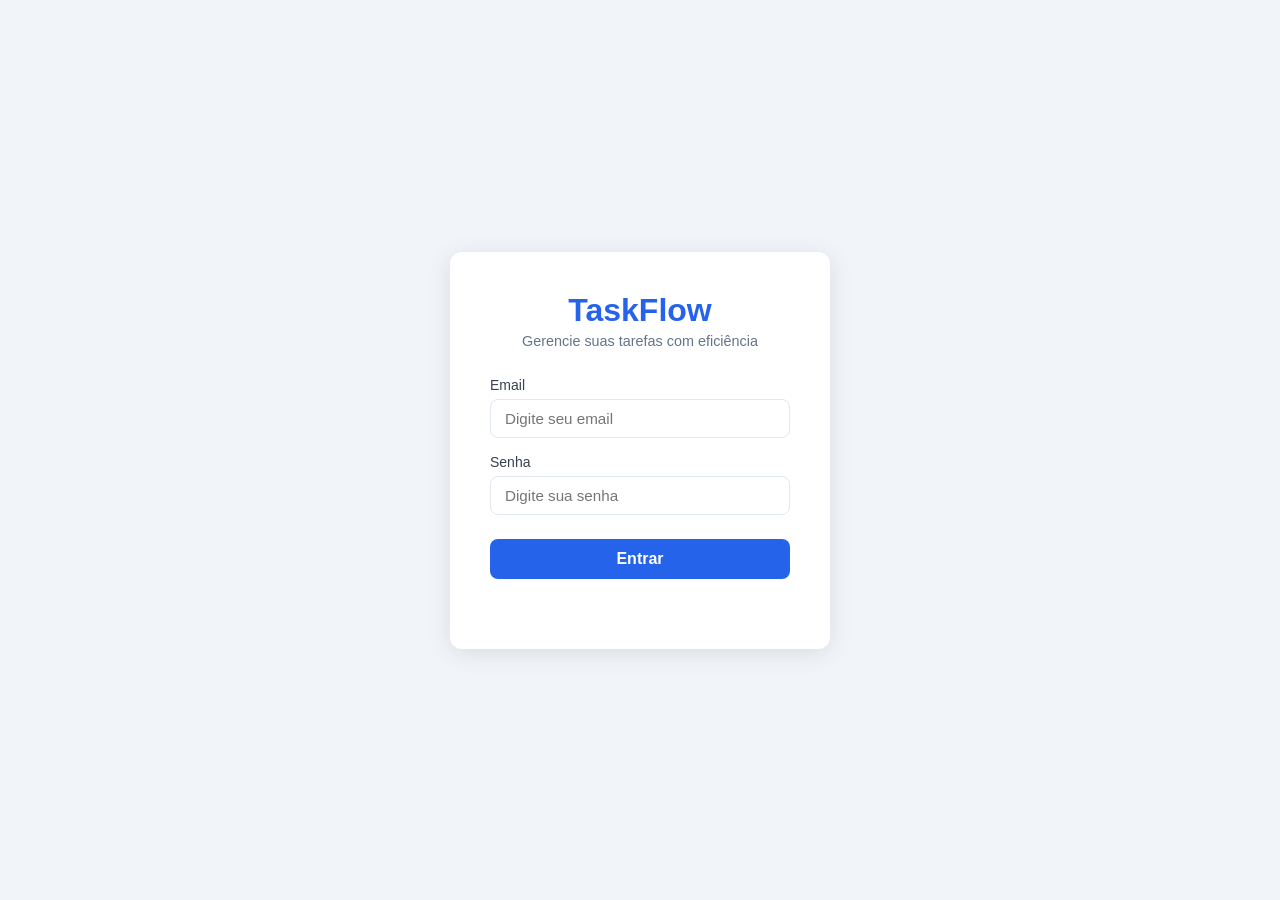
<file: index.html>
<!DOCTYPE html>
<html lang="pt-BR">
<head>
  <meta charset="UTF-8">
  <title>TaskFlow — Dashboard</title>
  <link rel="stylesheet" href="style.css">
</head>
<body>

  <script>
    if (localStorage.getItem("logged") !== "true") {
      window.location.href = "login.html";
    }
  </script>

  <nav class="navbar">
    <span class="brand-name">TaskFlow</span>
    <div class="user-info">
      <span id="user-email">admin@test.com</span>
      <button id="logout-button" class="btn-logout" onclick="logout()">Sair</button>
    </div>
  </nav>

  <main class="main-content">
    <div class="card">
      <h2>Nova Tarefa</h2>
      <div class="add-task-form">
        <input type="text" id="task-input" placeholder="Descreva a tarefa...">
        <button id="add-task-button" class="btn-add" onclick="addTask()">Adicionar</button>
      </div>
      <p id="task-error" class="error"></p>
    </div>

    <div class="card">
      <h2>Minhas Tarefas</h2>
      <ul id="task-list" class="task-list"></ul>
      <p id="empty-state" class="empty-state">Nenhuma tarefa cadastrada ainda.</p>
    </div>
  </main>

  <script src="script.js"></script>

</body>
</html>
</file>
<file: style.css>
* {
  margin: 0;
  padding: 0;
  box-sizing: border-box;
}

body {
  font-family: 'Segoe UI', Arial, sans-serif;
  background-color: #f1f5f9;
  color: #1e293b;
  min-height: 100vh;
}

/* ─── Login ───────────────────────────────────────────────────────────────── */

.login-wrapper {
  display: flex;
  align-items: center;
  justify-content: center;
  min-height: 100vh;
}

.login-card {
  background: white;
  border-radius: 12px;
  box-shadow: 0 4px 24px rgba(0, 0, 0, 0.10);
  padding: 40px;
  width: 380px;
}

.brand {
  text-align: center;
  margin-bottom: 28px;
}

.brand h1 {
  color: #2563eb;
  font-size: 2rem;
  font-weight: 700;
  margin-bottom: 4px;
}

.brand p {
  color: #64748b;
  font-size: 0.9rem;
}

.form-group {
  margin-bottom: 16px;
}

.form-group label {
  display: block;
  margin-bottom: 6px;
  font-size: 0.875rem;
  font-weight: 500;
  color: #374151;
}

.form-group input {
  width: 100%;
  padding: 10px 14px;
  border: 1.5px solid #e2e8f0;
  border-radius: 8px;
  font-size: 0.95rem;
  outline: none;
  transition: border-color 0.2s;
  color: #1e293b;
}

.form-group input:focus {
  border-color: #2563eb;
}

.btn-primary {
  width: 100%;
  padding: 11px;
  background-color: #2563eb;
  color: white;
  border: none;
  border-radius: 8px;
  font-size: 1rem;
  font-weight: 600;
  cursor: pointer;
  margin-top: 8px;
  transition: background-color 0.2s;
}

.btn-primary:hover {
  background-color: #1d4ed8;
}

.error {
  color: #ef4444;
  font-size: 0.85rem;
  margin-top: 10px;
  min-height: 20px;
  display: block;
}

/* ─── Navbar ──────────────────────────────────────────────────────────────── */

.navbar {
  background: #2563eb;
  color: white;
  padding: 0 32px;
  height: 60px;
  display: flex;
  align-items: center;
  justify-content: space-between;
  box-shadow: 0 2px 8px rgba(37, 99, 235, 0.3);
}

.brand-name {
  font-size: 1.25rem;
  font-weight: 700;
  letter-spacing: 0.5px;
}

.user-info {
  display: flex;
  align-items: center;
  gap: 16px;
  font-size: 0.9rem;
  opacity: 0.92;
}

.btn-logout {
  background: rgba(255, 255, 255, 0.15);
  color: white;
  border: 1.5px solid rgba(255, 255, 255, 0.4);
  border-radius: 6px;
  padding: 6px 18px;
  cursor: pointer;
  font-size: 0.875rem;
  font-weight: 500;
  transition: background 0.2s;
}

.btn-logout:hover {
  background: rgba(255, 255, 255, 0.28);
}

/* ─── Dashboard ───────────────────────────────────────────────────────────── */

.main-content {
  max-width: 680px;
  margin: 36px auto;
  padding: 0 16px;
}

.card {
  background: white;
  border-radius: 12px;
  box-shadow: 0 2px 12px rgba(0, 0, 0, 0.07);
  padding: 28px;
  margin-bottom: 24px;
}

.card h2 {
  font-size: 1rem;
  font-weight: 600;
  color: #475569;
  text-transform: uppercase;
  letter-spacing: 0.5px;
  margin-bottom: 16px;
}

.add-task-form {
  display: flex;
  gap: 10px;
}

.add-task-form input {
  flex: 1;
  padding: 10px 14px;
  border: 1.5px solid #e2e8f0;
  border-radius: 8px;
  font-size: 0.95rem;
  outline: none;
  transition: border-color 0.2s;
  color: #1e293b;
}

.add-task-form input:focus {
  border-color: #2563eb;
}

.btn-add {
  padding: 10px 24px;
  background: #2563eb;
  color: white;
  border: none;
  border-radius: 8px;
  font-weight: 600;
  cursor: pointer;
  transition: background 0.2s;
  white-space: nowrap;
}

.btn-add:hover {
  background: #1d4ed8;
}

/* ─── Task List ───────────────────────────────────────────────────────────── */

.task-list {
  list-style: none;
}

.task-item {
  display: flex;
  align-items: center;
  gap: 12px;
  padding: 14px 0;
  border-bottom: 1px solid #f1f5f9;
}

.task-item:last-child {
  border-bottom: none;
}

.task-item input[type="checkbox"] {
  width: 18px;
  height: 18px;
  accent-color: #2563eb;
  cursor: pointer;
  flex-shrink: 0;
}

.task-item .task-text {
  flex: 1;
  font-size: 0.95rem;
  color: #334155;
  transition: all 0.2s;
}

.task-item.done .task-text {
  text-decoration: line-through;
  color: #94a3b8;
}

.btn-delete {
  background: none;
  border: none;
  color: #cbd5e1;
  cursor: pointer;
  font-size: 1rem;
  padding: 4px 8px;
  border-radius: 6px;
  transition: color 0.2s, background 0.2s;
  line-height: 1;
}

.btn-delete:hover {
  color: #ef4444;
  background: #fef2f2;
}

.empty-state {
  text-align: center;
  padding: 32px 0;
  color: #94a3b8;
  font-size: 0.95rem;
}
</file>
